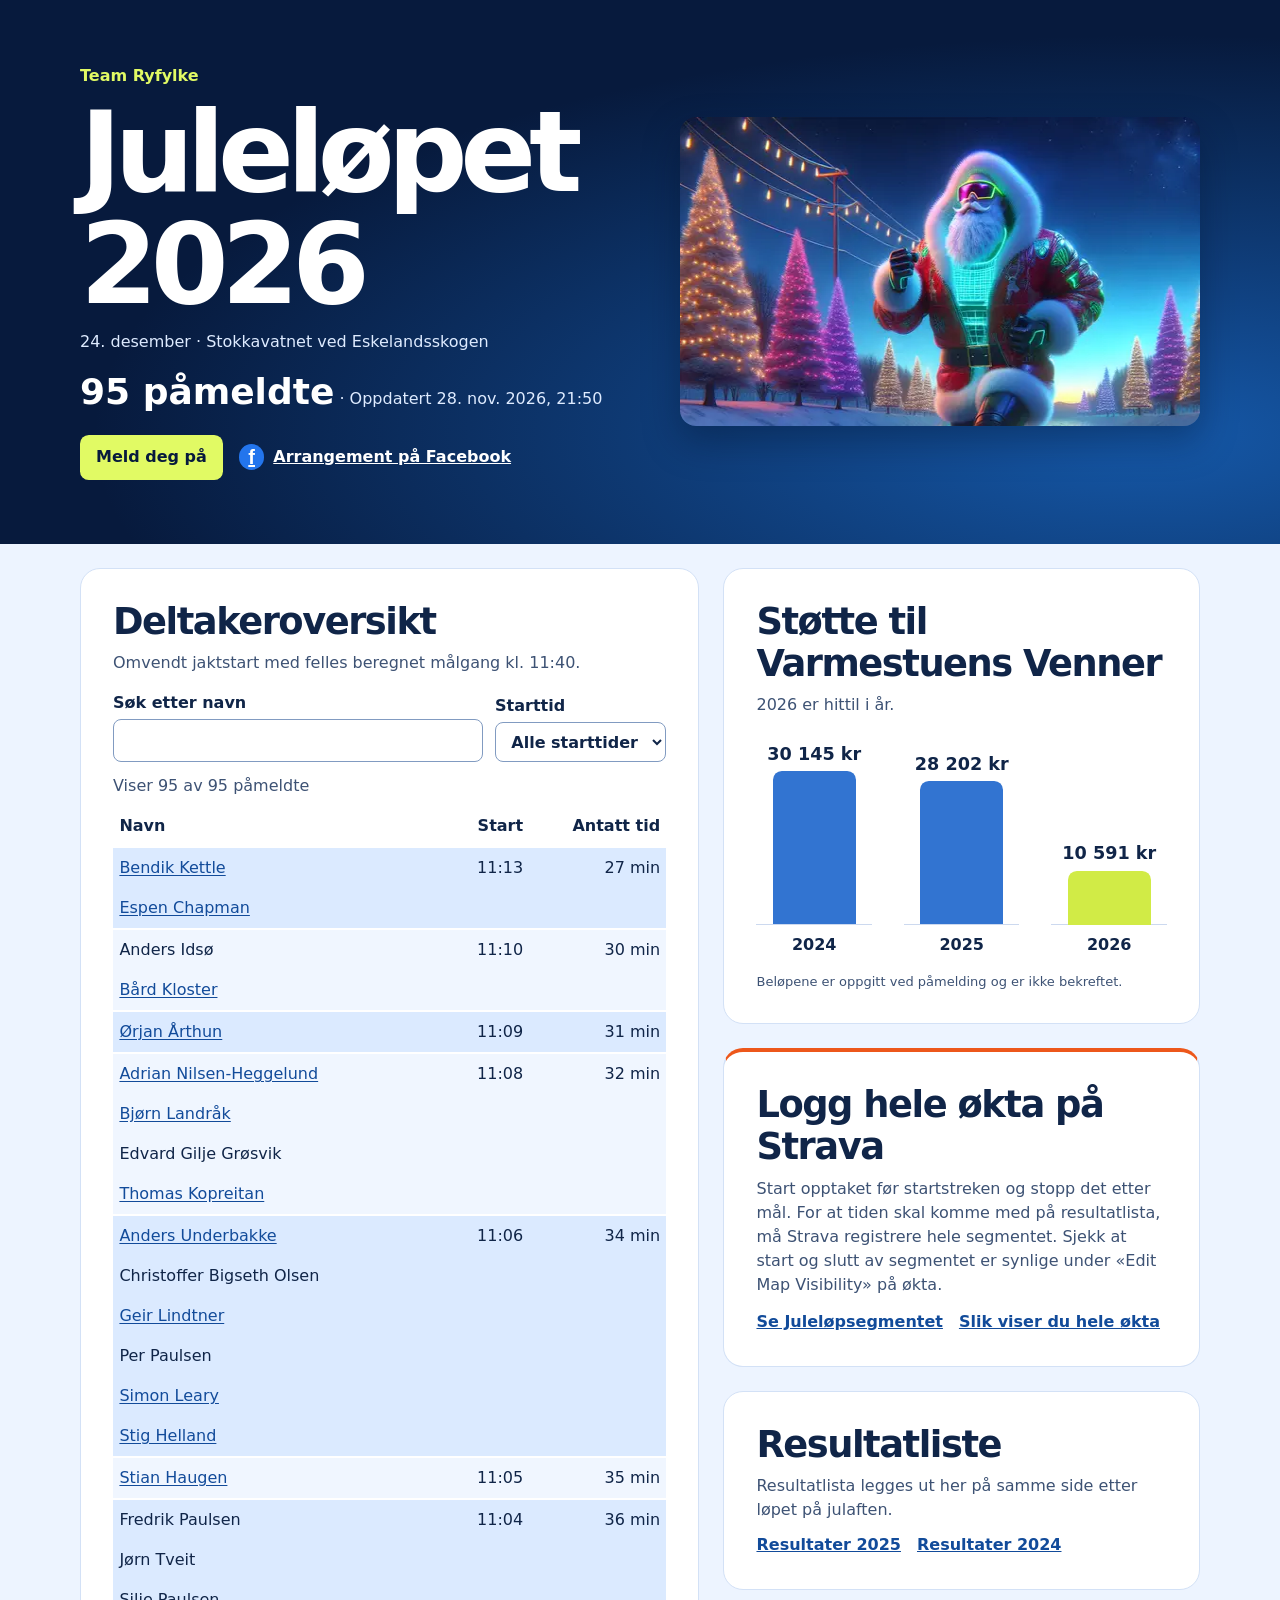
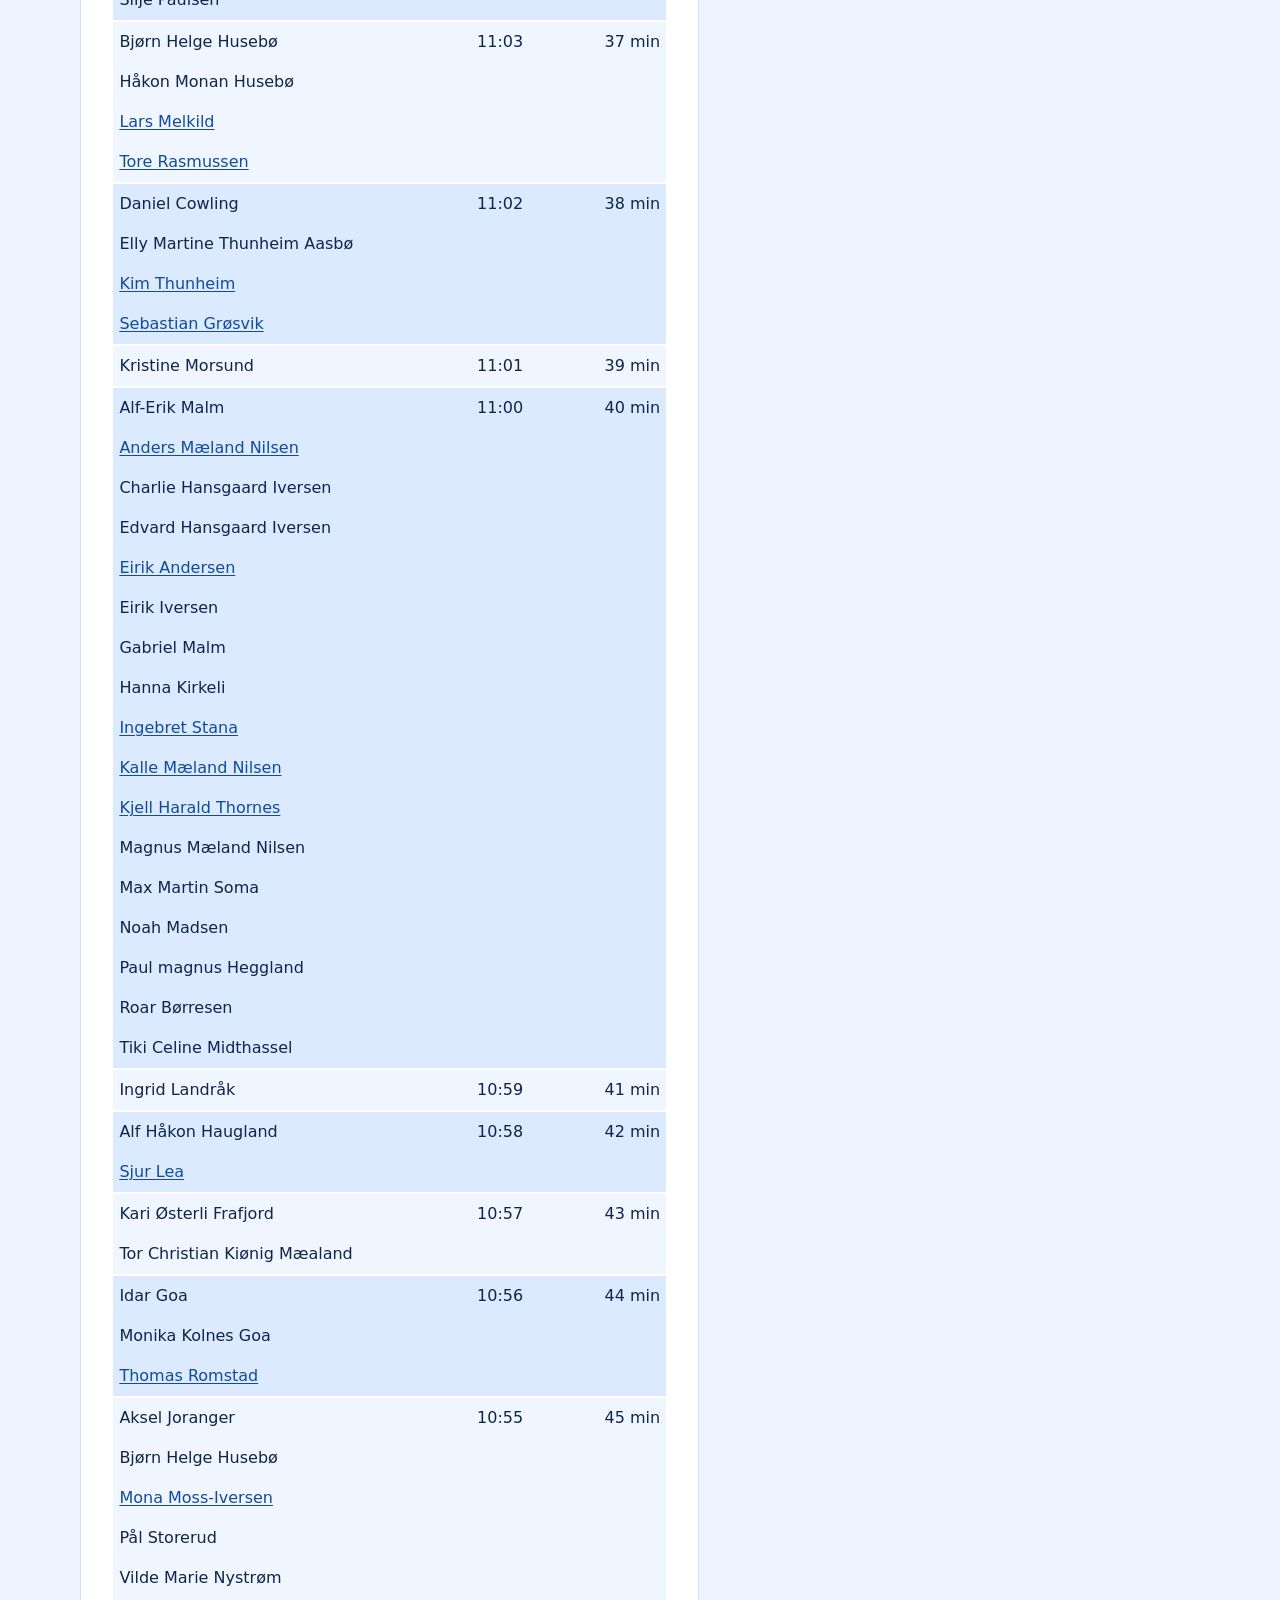
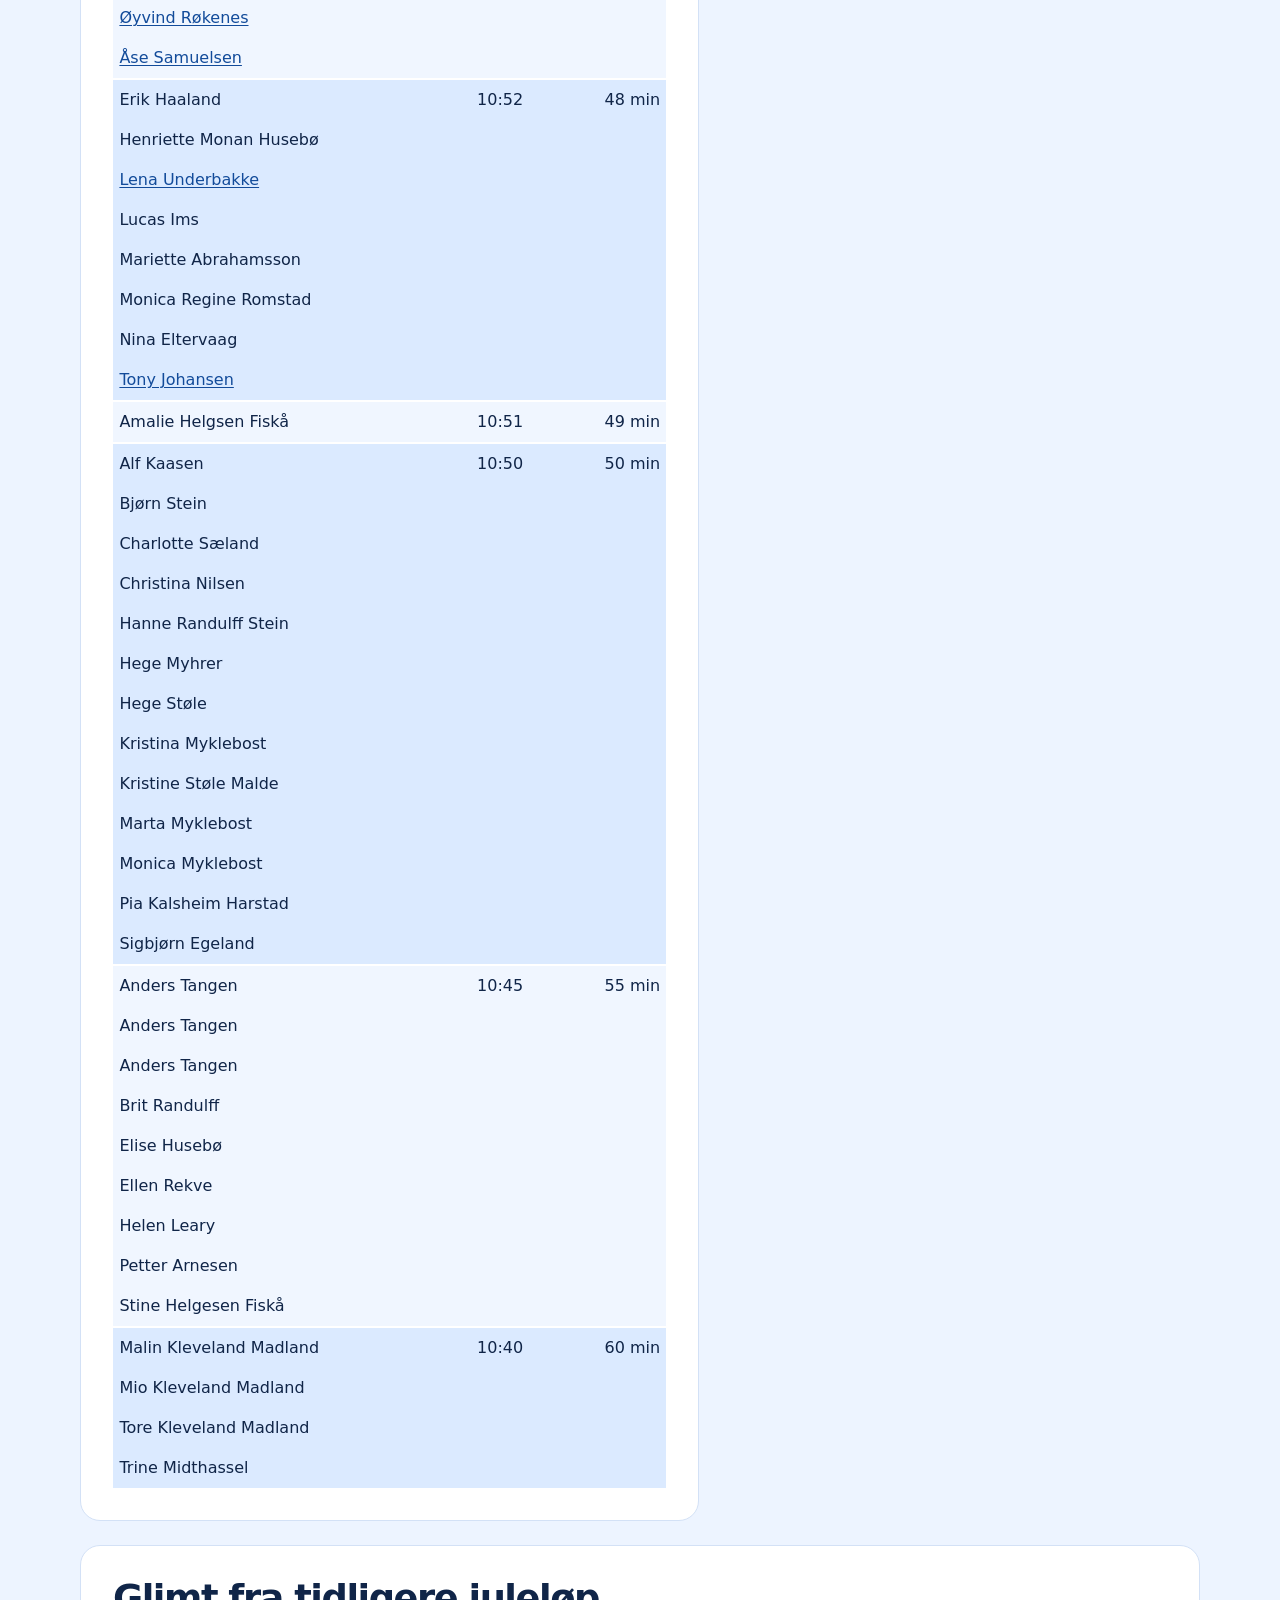
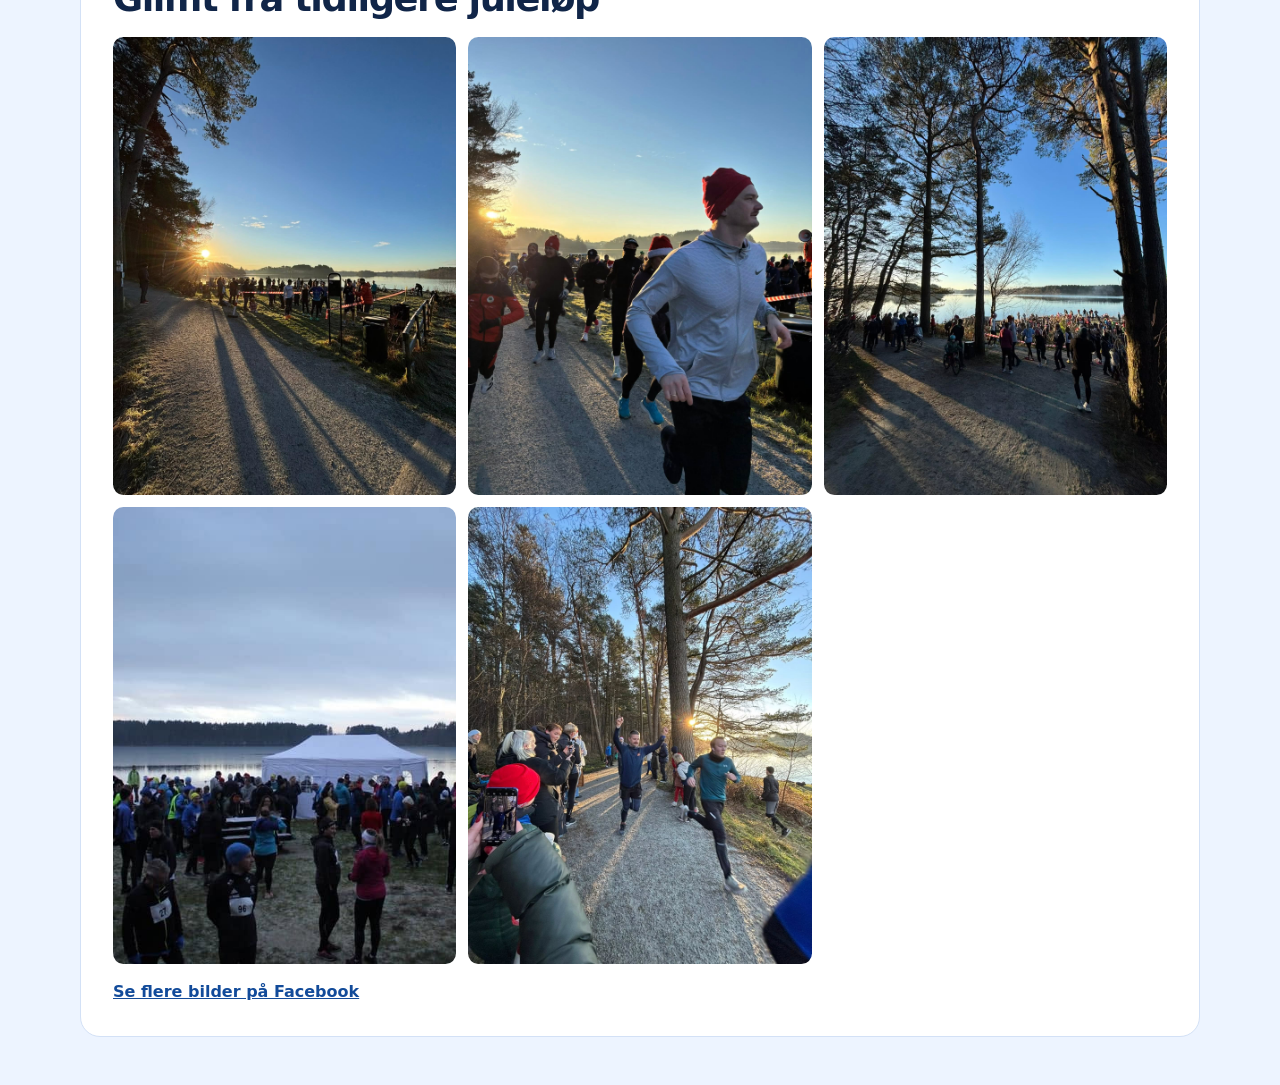
<file: index.html>
<!doctype html>
<html lang="nb">
<head>
  <meta charset="utf-8">
  <meta name="viewport" content="width=device-width, initial-scale=1">
  <meta name="theme-color" content="#071a3d">
  <title>Juleløpet 2026 – Deltakeroversikt</title>
  <meta property="og:type" content="website">
  <meta property="og:locale" content="nb_NO">
  <meta property="og:title" content="Juleløpet 2026">
  <meta property="og:description" content="Se deltakerlista og starttidene for Juleløpet rundt Stokkavatnet på julaften.">
  <meta property="og:url" content="https://team-ryfylke.github.io/julelopet/">
  <meta property="og:image" content="https://team-ryfylke.github.io/julelopet/images/Santa-share.jpg">
  <meta property="og:image:type" content="image/jpeg">
  <meta property="og:image:width" content="1200">
  <meta property="og:image:height" content="674">
  <meta property="og:image:alt" content="Julenissen løper forbi opplyste juletrær">
  <meta name="twitter:card" content="summary_large_image">
  <script type="text/javascript">
  window.heapReadyCb=window.heapReadyCb||[],window.heap=window.heap||[],heap.load=function(e,t){window.heap.envId=e,window.heap.clientConfig=t=t||{},window.heap.clientConfig.shouldFetchServerConfig=!1;var a=document.createElement("script");a.type="text/javascript",a.async=!0,a.src="https://cdn.us.heap-api.com/config/"+e+"/heap_config.js";var r=document.getElementsByTagName("script")[0];r.parentNode.insertBefore(a,r);var n=["init","startTracking","stopTracking","track","resetIdentity","identify","getSessionId","getUserId","getIdentity","addUserProperties","addEventProperties","removeEventProperty","clearEventProperties","addAccountProperties","addAdapter","addTransformer","addTransformerFn","onReady","addPageviewProperties","removePageviewProperty","clearPageviewProperties","trackPageview"],i=function(e){return function(){var t=Array.prototype.slice.call(arguments,0);window.heapReadyCb.push({name:e,fn:function(){heap[e]&&heap[e].apply(heap,t)}})}};for(var p=0;p<n.length;p++)heap[n[p]]=i(n[p])};
  heap.load("1537318957");
</script>
  <style>
    * { box-sizing: border-box; }
    body { margin: 0; color: #102548; background: #edf4ff; font: 1rem/1.5 system-ui, sans-serif; }
    header { background: radial-gradient(ellipse at 90% 80%, #1558a8, transparent 65%), #071a3d; color: #fff; }
    .wrap { width: min(70rem, 100% - 2rem); margin: auto; }
    .hero { display: grid; grid-template-columns: 1fr; align-items: center; gap: 1.75rem; padding: clamp(2rem, 6vw, 4rem) 0; }
    .hero img { display: block; width: 100%; border-radius: 1rem; box-shadow: 0 16px 36px #030d2459; }
    h1, h2, p { margin: 0; }
    h1 { font-size: clamp(3rem, 9vw, 7rem); letter-spacing: -.065em; line-height: 1; }
    h2 { font-size: clamp(1.65rem, 4vw, 2.3rem); letter-spacing: -.04em; line-height: 1.15; }
    .eyebrow { color: #e1fa64; margin-bottom: .5rem; font-weight: 800; }
    .meta { margin-top: .65rem; color: #deebff; }
    .participant-total { color: #fff; font-size: clamp(1.5rem, 4vw, 2.25rem); font-weight: 800; }
    .hero-actions { display: flex; flex-wrap: wrap; align-items: center; gap: .75rem 1rem; margin-top: 1rem; }
    .signup { display: inline-block; padding: .65rem 1rem; border-radius: .55rem; background: #e1fa64; color: #071a3d; font-weight: 800; text-decoration: none; }
    .signup:hover { background: #f0ff9b; }
    .hero-actions .social { margin-top: 0; }
    .social { display: inline-flex; align-items: center; gap: .55rem; margin-top: 1rem; color: white; font-weight: 700; }
    .facebook-icon { display: grid; place-items: center; width: 1.6rem; height: 1.6rem; border-radius: 50%; background: #2375ed; font: 800 1.25rem Arial, sans-serif; }
    main { padding: 1.5rem 0 3rem; display: grid; gap: 1.5rem; }
    section { background: #fff; border: 1px solid #d3e1f6; border-radius: 1.25rem; padding: clamp(1rem, 4vw, 2rem); min-width: 0; }
    aside { display: grid; gap: 1.5rem; min-width: 0; }
    .note { color: #3d5274; margin-top: .5rem; }
    .chart-note { color: #3d5274; font-size: .8125rem; margin-top: .9rem; }
    .strava { border-top: .3rem solid #ed571b; }
    .strava a { color: #124b9a; font-weight: 700; }
    .strava-links { display: flex; flex-wrap: wrap; gap: .5rem 1rem; margin-top: .8rem; }
    .chart { display: grid; grid-template-columns: repeat(3, minmax(0, 1fr)); gap: clamp(.4rem, 3vw, 2rem); margin-top: 1rem; }
    .column { display: grid; grid-template-rows: 12rem auto; text-align: center; }
    .plot { display: flex; flex-direction: column; justify-content: end; border-bottom: 1px solid #ccd9ef; }
    .amount { font-weight: 750; font-size: clamp(.8rem, 3vw, 1.1rem); white-space: nowrap; margin-bottom: .25rem; }
    .bar { height: var(--height); width: 72%; margin: 0 auto; border-radius: .55rem .55rem 0 0; background: #3274d1; }
    .current .bar { background: #d1eb46; animation: grow 950ms cubic-bezier(.2,.7,.3,1) both; transform-origin: bottom; }
    @keyframes grow { from { transform: scaleY(0); } }
    @media (prefers-reduced-motion: reduce) { .current .bar { animation: none; } }
    .year { padding-top: .5rem; font-weight: 700; }
    .controls { display: flex; flex-wrap: wrap; align-items: end; gap: .75rem; margin: 1rem 0 .75rem; }
    label { display: grid; gap: .25rem; font-weight: 650; }
    label:first-child { flex: 1 1 13rem; }
    input, select { font: inherit; padding: .55rem .7rem; color: inherit; background: #fff; border: 1px solid #819bc1; border-radius: .5rem; width: 100%; }
    :focus-visible { outline: 3px solid #3284ef; outline-offset: 3px; }
    table { width: 100%; border-collapse: collapse; margin-top: .5rem; text-align: left; }
    th, td { padding: .5rem .4rem; }
    .time { text-align: right; white-space: nowrap; font-variant-numeric: tabular-nums; }
    .sr-only { position: absolute; width: 1px; height: 1px; overflow: hidden; clip-path: inset(50%); white-space: nowrap; }
    .group-first td { border-top: 2px solid white; }
    td { background: var(--group-color); }
    @media (max-width: 25rem) { th, td { padding-inline: .25rem; } .time { font-size: .82rem; } }
    @media (min-width: 48rem) { .hero { grid-template-columns: 1.1fr 1fr; } }
    @media (min-width: 58rem) { main.wrap { grid-template-columns: 1.3fr 1fr; align-items: start; } }
    .race-gallery { grid-column: 1 / -1; }
    .race-gallery-grid { display: grid; grid-template-columns: repeat(3, minmax(0, 1fr)); gap: .75rem; margin: 1rem 0; }
    .race-gallery-grid img { display: block; width: 100%; aspect-ratio: 3 / 4; object-fit: cover; border-radius: .65rem; }
    .race-gallery a { color: #124b9a; font-weight: 700; }
    @media (max-width: 32rem) { .race-gallery-grid { grid-template-columns: 1fr; } }
  </style>
  <link rel="stylesheet" href="results.css">
  <script src="results-data.js" defer></script>
  <script src="results.js" defer></script>
  <script src="data.js" defer></script>
  <script src="report.js" defer></script>
</head>
<body>
  <header>
    <div class="wrap hero">
      <div>
        <p class="eyebrow">Team Ryfylke</p>
        <h1>Juleløpet 2026</h1>
        <p class="meta">24. desember · Stokkavatnet ved Eskelandsskogen</p>
        <p class="meta" id="summary"></p>
        <div class="hero-actions">
          <a class="signup" href="https://teamryfylke.hoopla.no/event/julelopet2026" target="_blank" rel="noopener">Meld deg på</a>
          <a class="social" href="https://www.facebook.com/events/994486583728890" target="_blank" rel="noopener"><span class="facebook-icon" aria-hidden="true">f</span> Arrangement på Facebook</a>
        </div>
      </div>
      <img src="images/Santa.webp" width="550" height="309" alt="Julenissen løper forbi opplyste juletrær">
    </div>
  </header>
  <main class="wrap">
    <section aria-labelledby="participants-title">
      <h2 id="participants-title">Deltakeroversikt</h2>
      <p class="note">Omvendt jaktstart med felles beregnet målgang kl. 11:40.</p>
      <div class="controls">
        <label>Søk etter navn <input id="search" type="search" autocomplete="off"></label>
        <label>Starttid <select id="start"><option value="">Alle starttider</option></select></label>
      </div>
      <p id="count" class="note" role="status"></p>
      <table>
        <thead><tr><th scope="col">Navn</th><th class="time" scope="col">Start</th><th class="time" scope="col">Antatt tid</th></tr></thead>
        <tbody id="participants"></tbody>
      </table>
    </section>
    <aside>
      <section aria-labelledby="donations-title">
        <h2 id="donations-title">Støtte til Varmestuens Venner</h2>
        <p class="note">2026 er hittil i år.</p>
        <div class="chart" id="donations"></div>
        <p class="chart-note">Beløpene er oppgitt ved påmelding og er ikke bekreftet.</p>
      </section>
      <section class="strava" aria-labelledby="strava-title">
        <h2 id="strava-title">Logg hele økta på Strava</h2>
        <p class="note">Start opptaket før startstreken og stopp det etter mål. For at tiden skal komme med på resultatlista, må Strava registrere hele segmentet. Sjekk at start og slutt av segmentet er synlige under «Edit Map Visibility» på økta.</p>
        <div class="strava-links">
          <a href="https://www.strava.com/segments/19536428" target="_blank" rel="noopener">Se Juleløpsegmentet</a>
          <a href="https://support.strava.com/en-us/articles/15402012-how-do-i-edit-my-map-visibility-on-strava" target="_blank" rel="noopener">Slik viser du hele økta</a>
        </div>
      </section>
      <section aria-labelledby="results-title">
        <h2 id="results-title">Resultatliste</h2>
        <p class="note">Resultatlista legges ut her på samme side etter løpet på julaften.</p>
        <nav class="results-archive" aria-label="Tidligere resultatlister">
          <a href="resultat-2025.html" target="_blank" rel="noopener">Resultater 2025</a>
          <a href="resultat-2024.html" target="_blank" rel="noopener">Resultater 2024</a>
        </nav>
      </section>
    </aside>
    <noscript>Slå på JavaScript for å vise deltakerlisten og støtten.</noscript>
    <section class="race-gallery" aria-labelledby="race-gallery-title">
      <h2 id="race-gallery-title">Glimt fra tidligere juleløp</h2>
      <div class="race-gallery-grid">
        <img src="images/julelopet-morgensol.jpg" alt="Lav vintersol over løypa og deltakerne ved vannet" loading="lazy" decoding="async">
        <img src="images/julelopet-lopere.jpg" alt="Løpere i nisseluer langs Stokkavatnet" loading="lazy" decoding="async">
        <img src="images/julelopet-stokkavatnet.jpg" alt="Deltakere samlet mellom trærne ved Stokkavatnet" loading="lazy" decoding="async">
        <img src="images/49259650_731514367220572_8505196948834222080_n.jpg" alt="Deltakere samlet ved vannet før løpet" loading="lazy" decoding="async">
        <img src="images/877716776_1832102471430753_1789983253031508587_n.jpg" alt="Løpere på grusveien langs vannet" loading="lazy" decoding="async">
        <img src="images/889936148_1834943214480012_5994592300404923959_n.jpg" alt="Gruppebilde av løpere og arrangører ved startområdet" loading="lazy" decoding="async">
      </div>
      <a href="https://www.facebook.com/julelopet/photos" target="_blank" rel="noopener">Se flere bilder på Facebook</a>
    </section>
  </main>
</body>
</html>
</file>
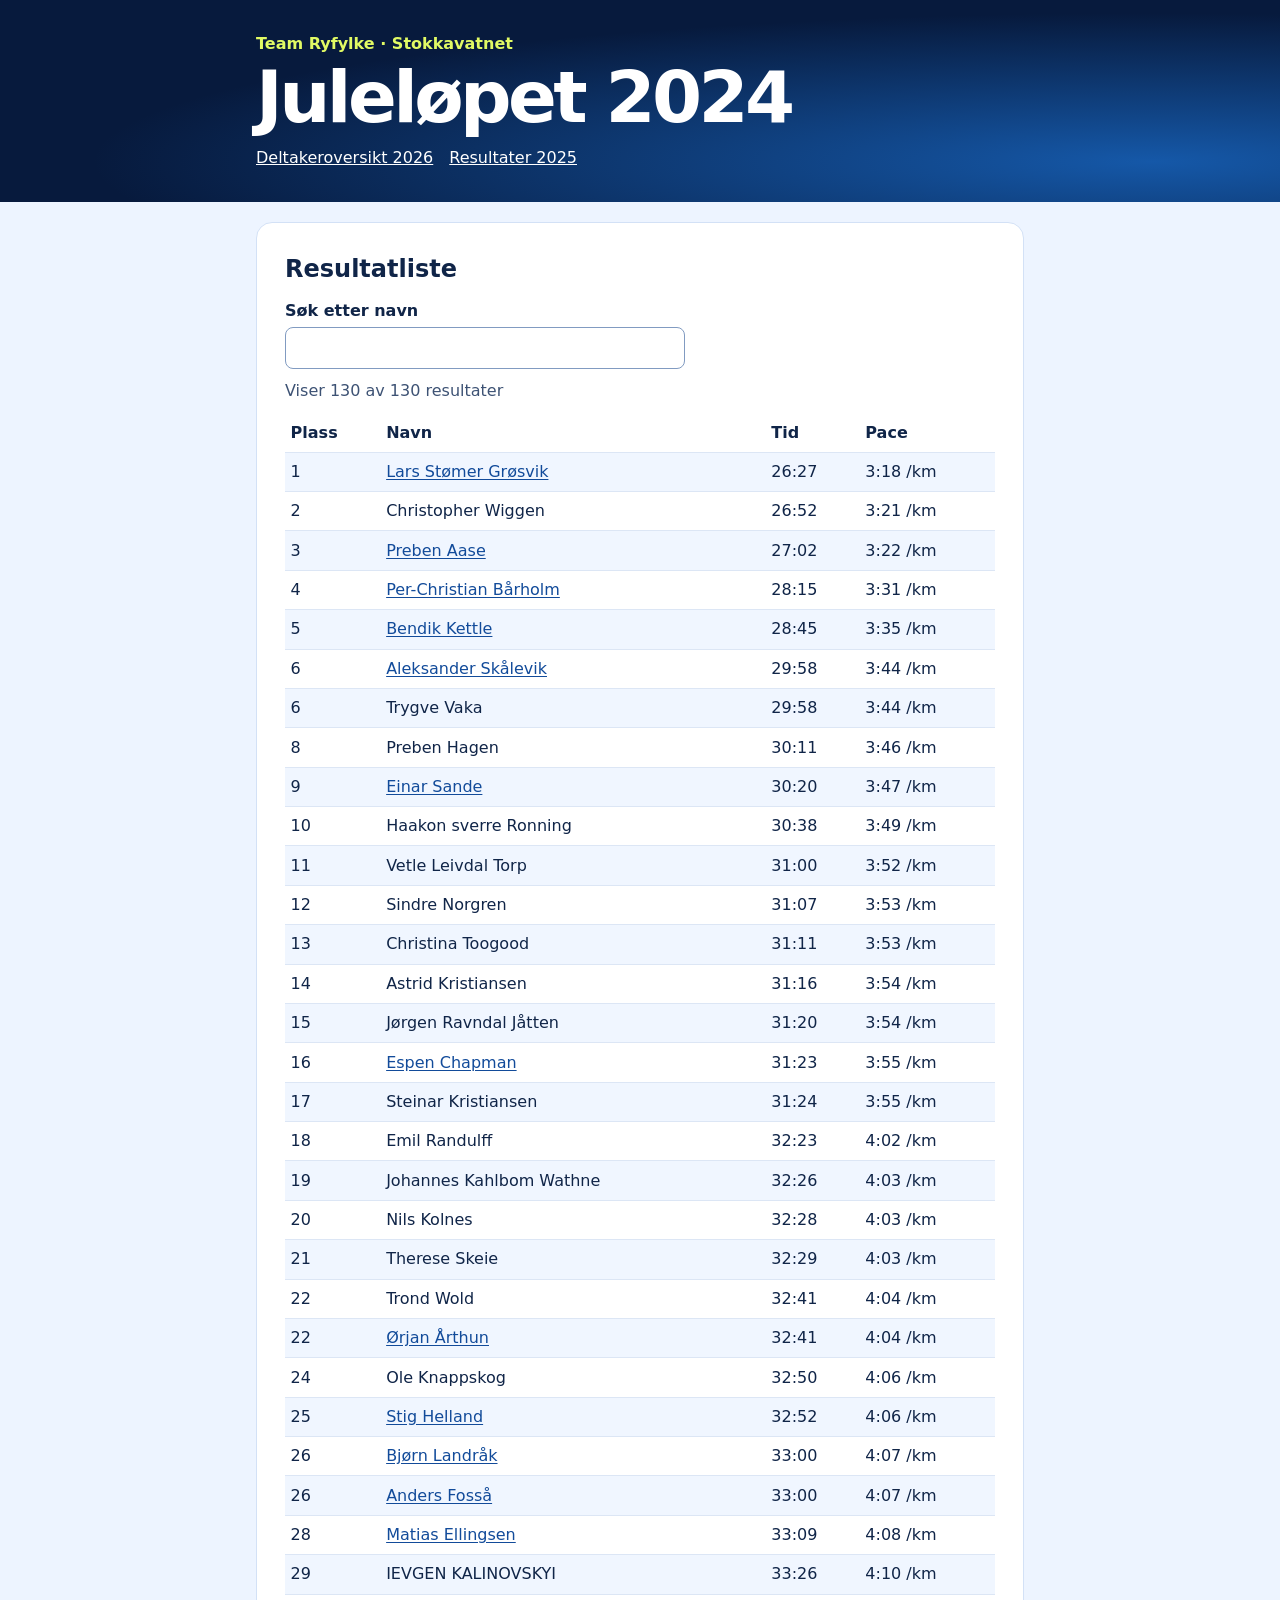
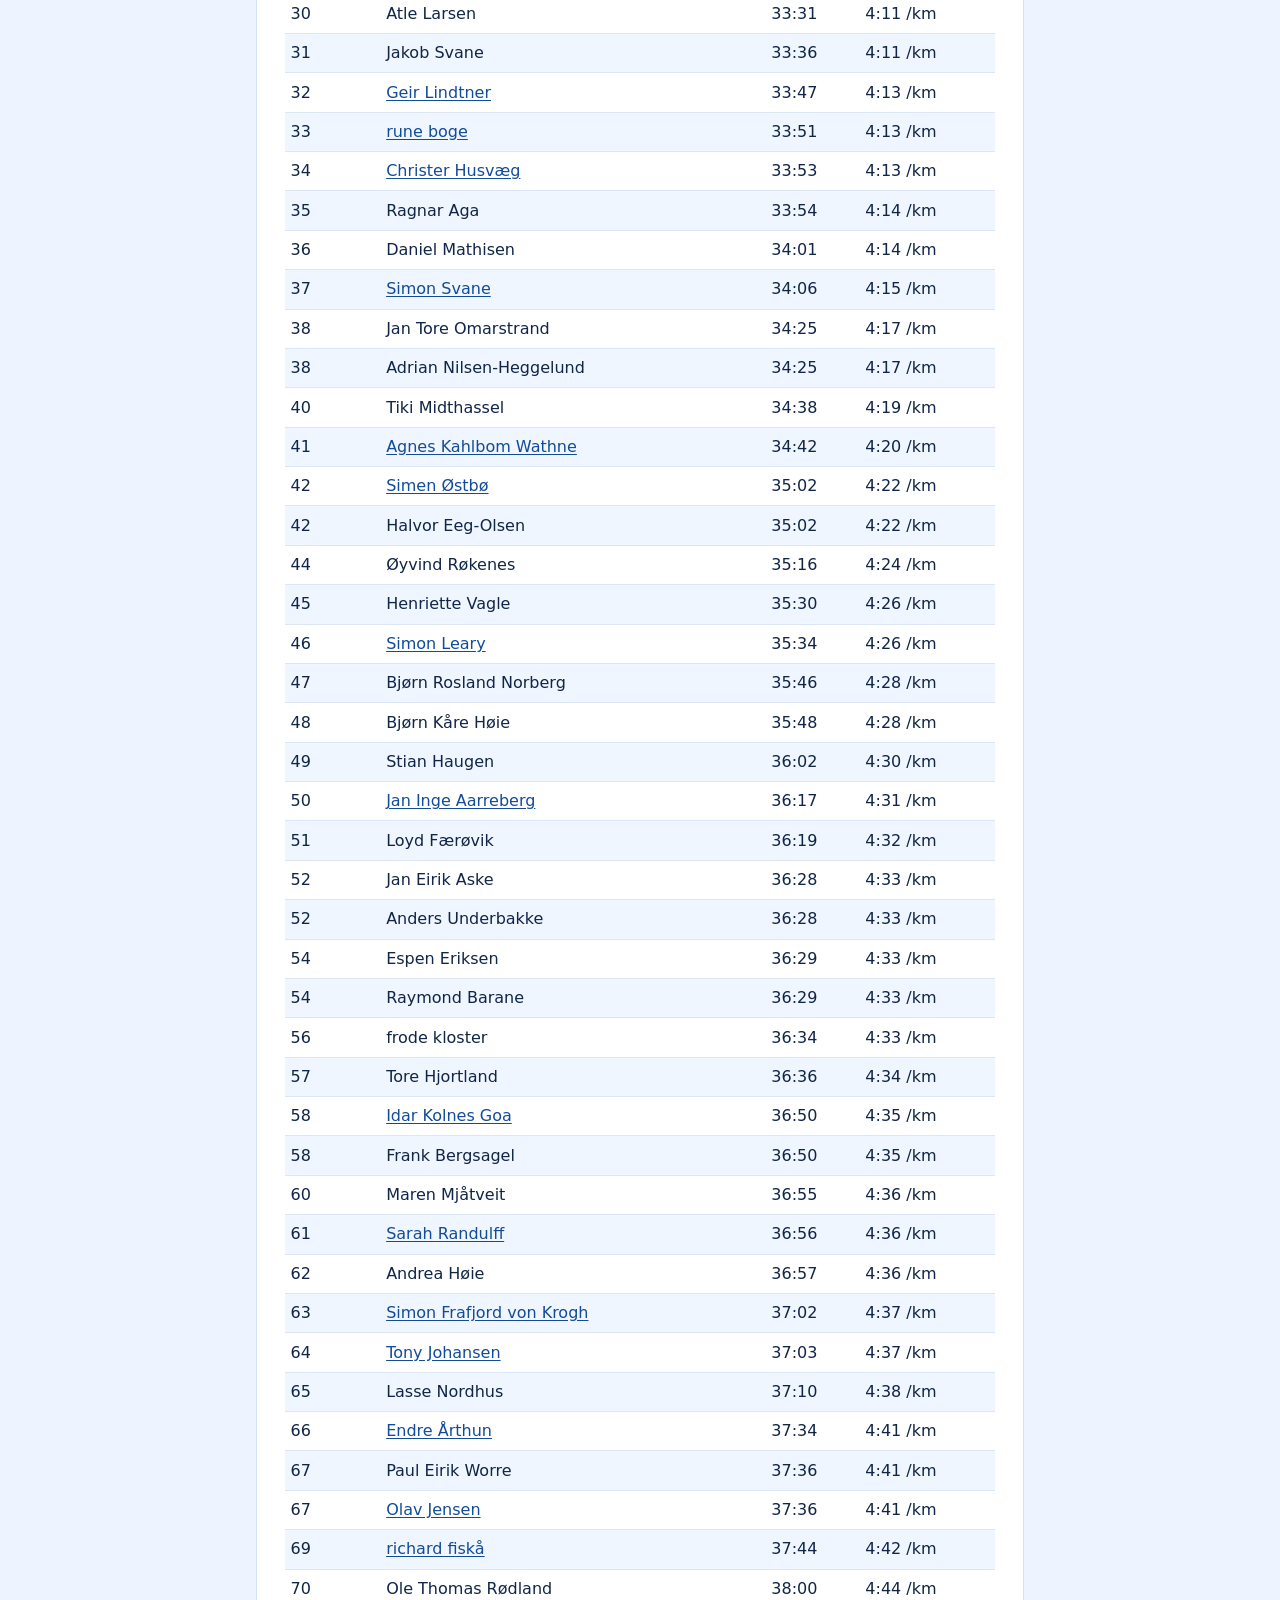
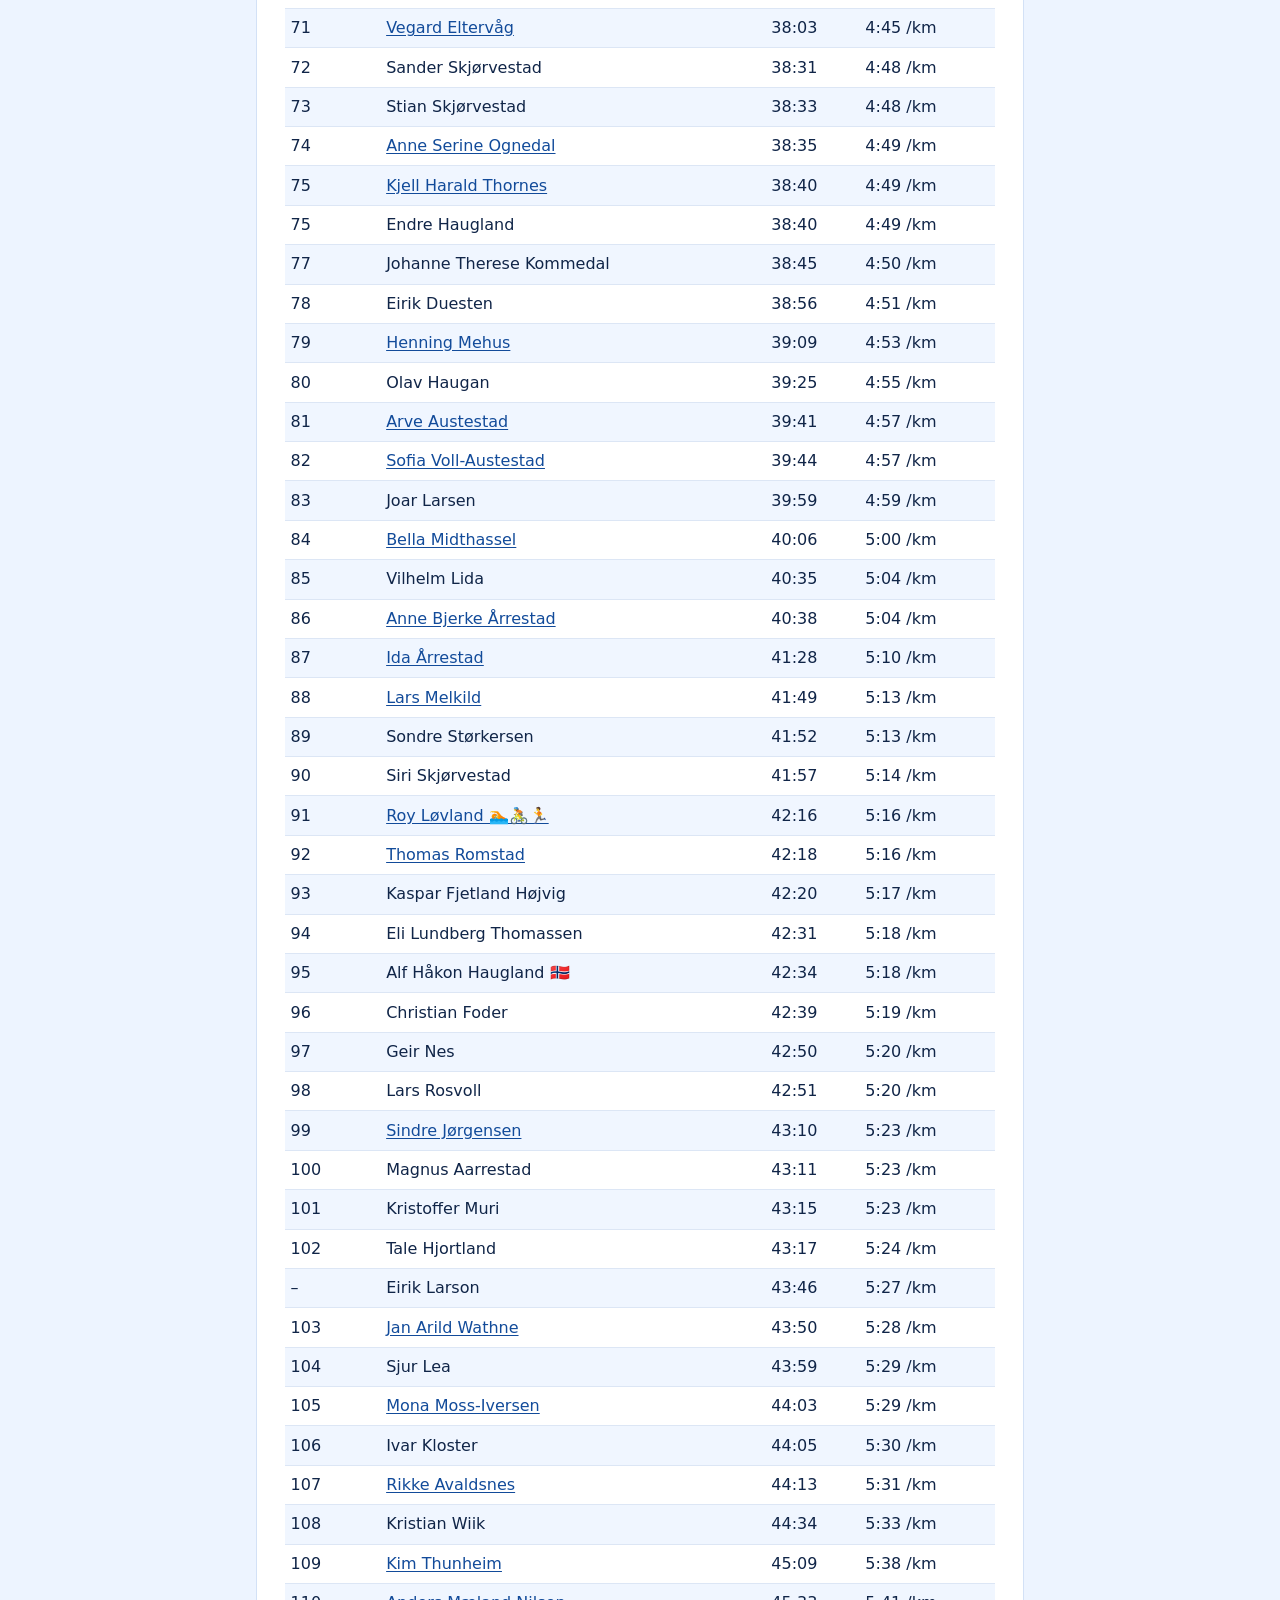
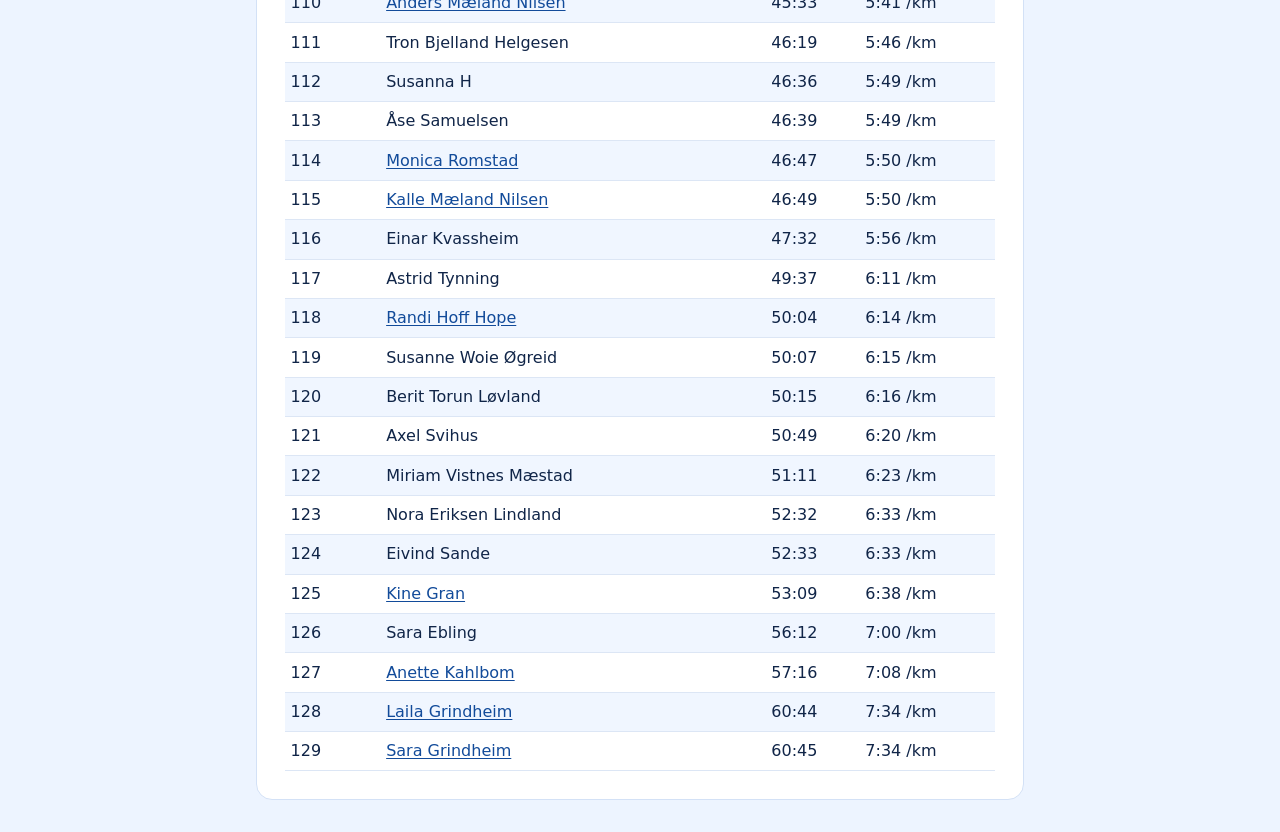
<file: resultat-2024.html>
<!doctype html>
<html lang="nb">
<head>
  <meta charset="utf-8">
  <meta name="viewport" content="width=device-width, initial-scale=1">
  <meta name="theme-color" content="#071a3d">
  <title>Resultater 2024 – Juleløpet</title>
  <link rel="stylesheet" href="results.css">
  <script src="results-data.js" defer></script>
  <script src="results.js" defer></script>
</head>
<body class="results-page">
  <header class="results-header">
    <div class="results-wrap">
      <p>Team Ryfylke · Stokkavatnet</p>
      <h1>Juleløpet 2024</h1>
      <nav aria-label="Juleløpet">
        <a href="index.html">Deltakeroversikt 2026</a>
        <a href="resultat-2025.html">Resultater 2025</a>
      </nav>
    </div>
  </header>
  <main class="results-wrap">
    <section class="results-card" aria-labelledby="results-title">
      <h2 id="results-title">Resultatliste</h2>
      <label for="results-search">Søk etter navn</label>
      <input id="results-search" type="search" autocomplete="off">
      <p id="results-count" role="status"></p>
      <table class="results-table" data-results-year="2024">
        <thead><tr><th scope="col">Plass</th><th scope="col">Navn</th><th scope="col">Tid</th><th scope="col">Pace</th></tr></thead>
        <tbody></tbody>
      </table>
      <noscript>Slå på JavaScript for å vise resultatlista.</noscript>
    </section>
  </main>
</body>
</html>
</file>
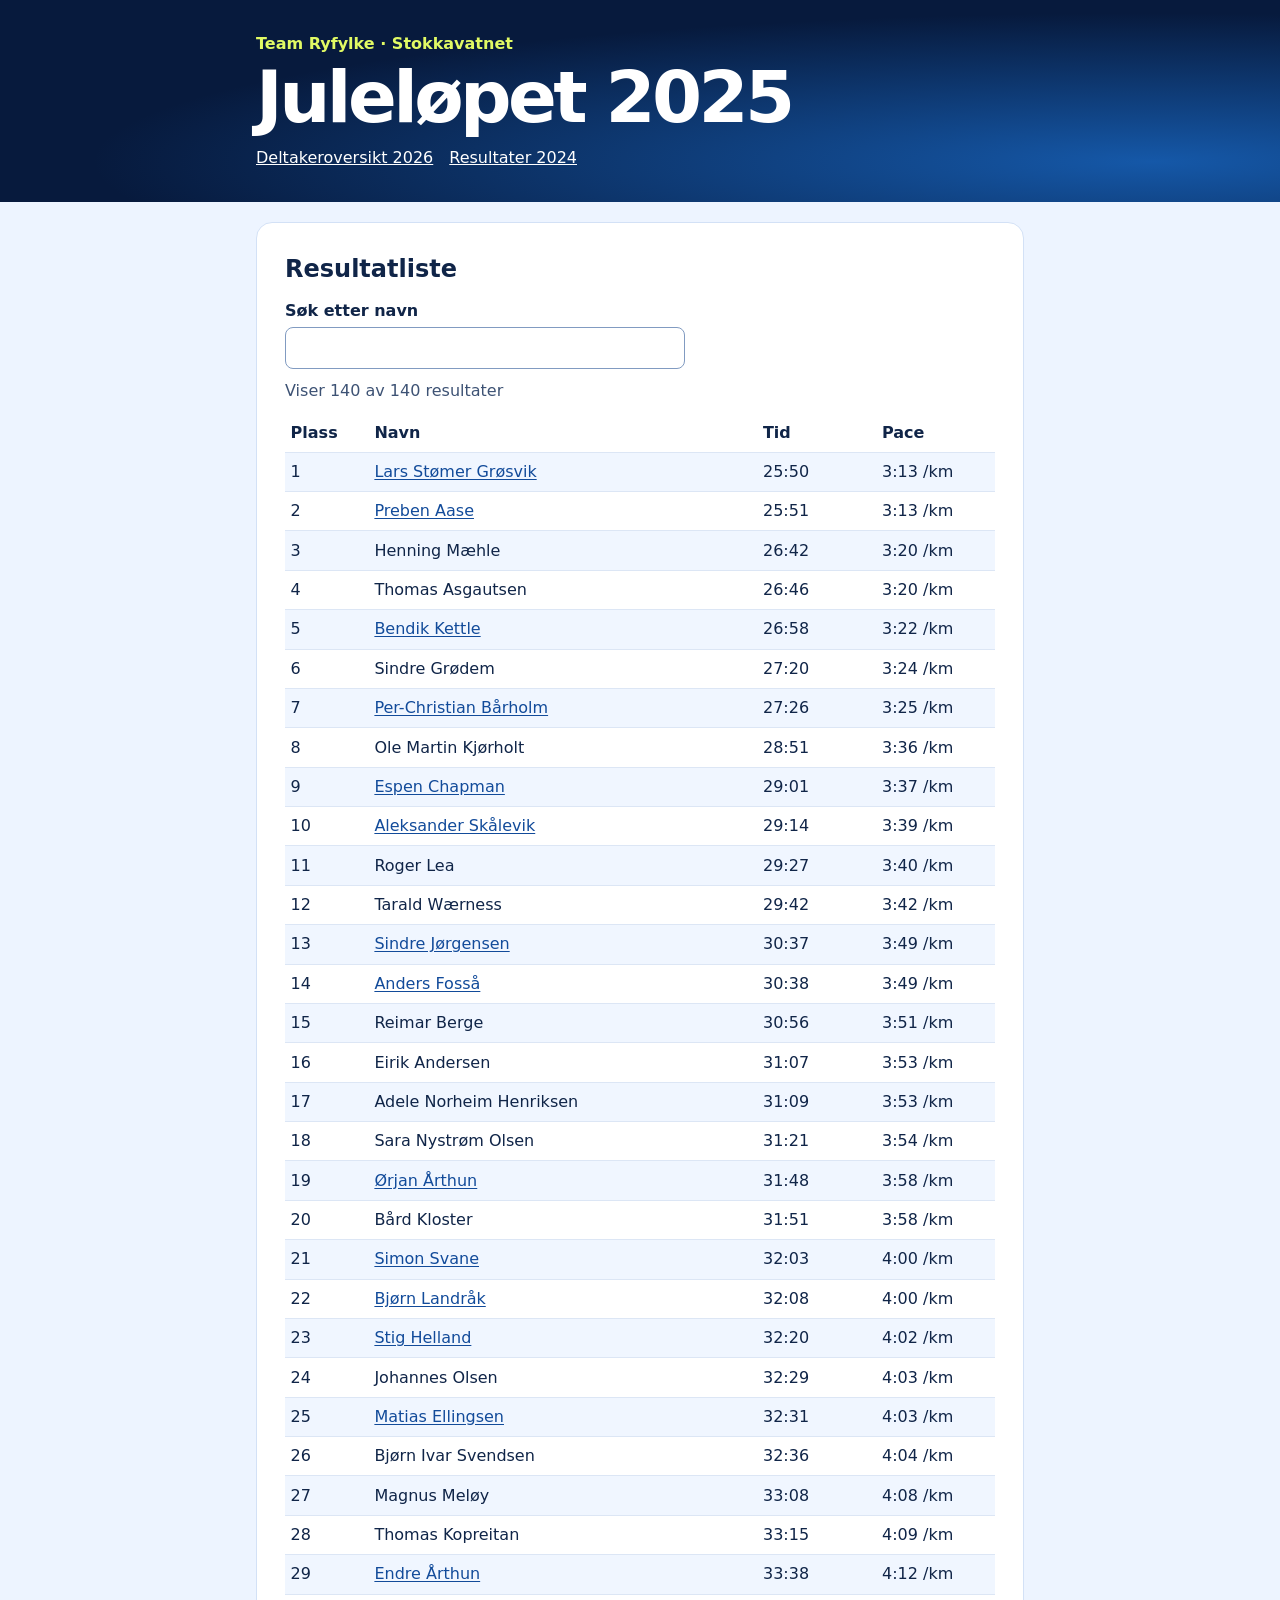
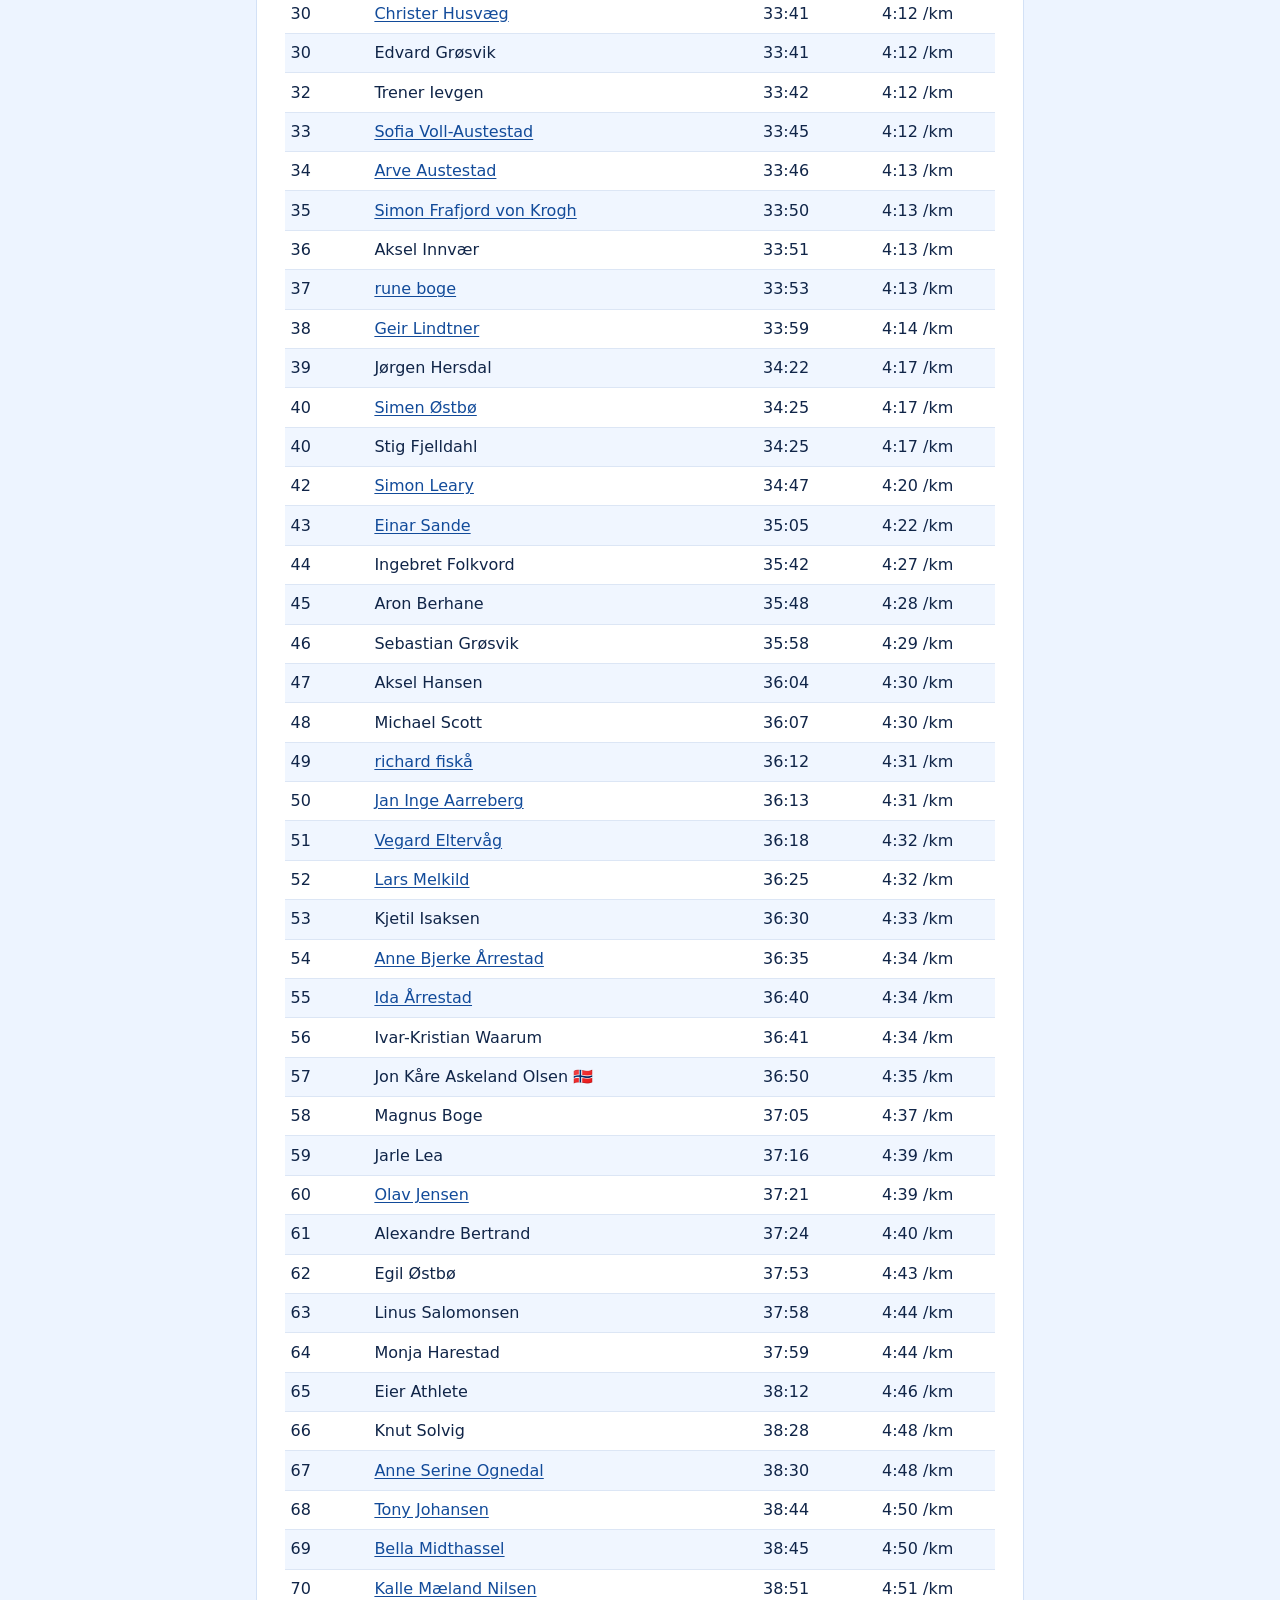
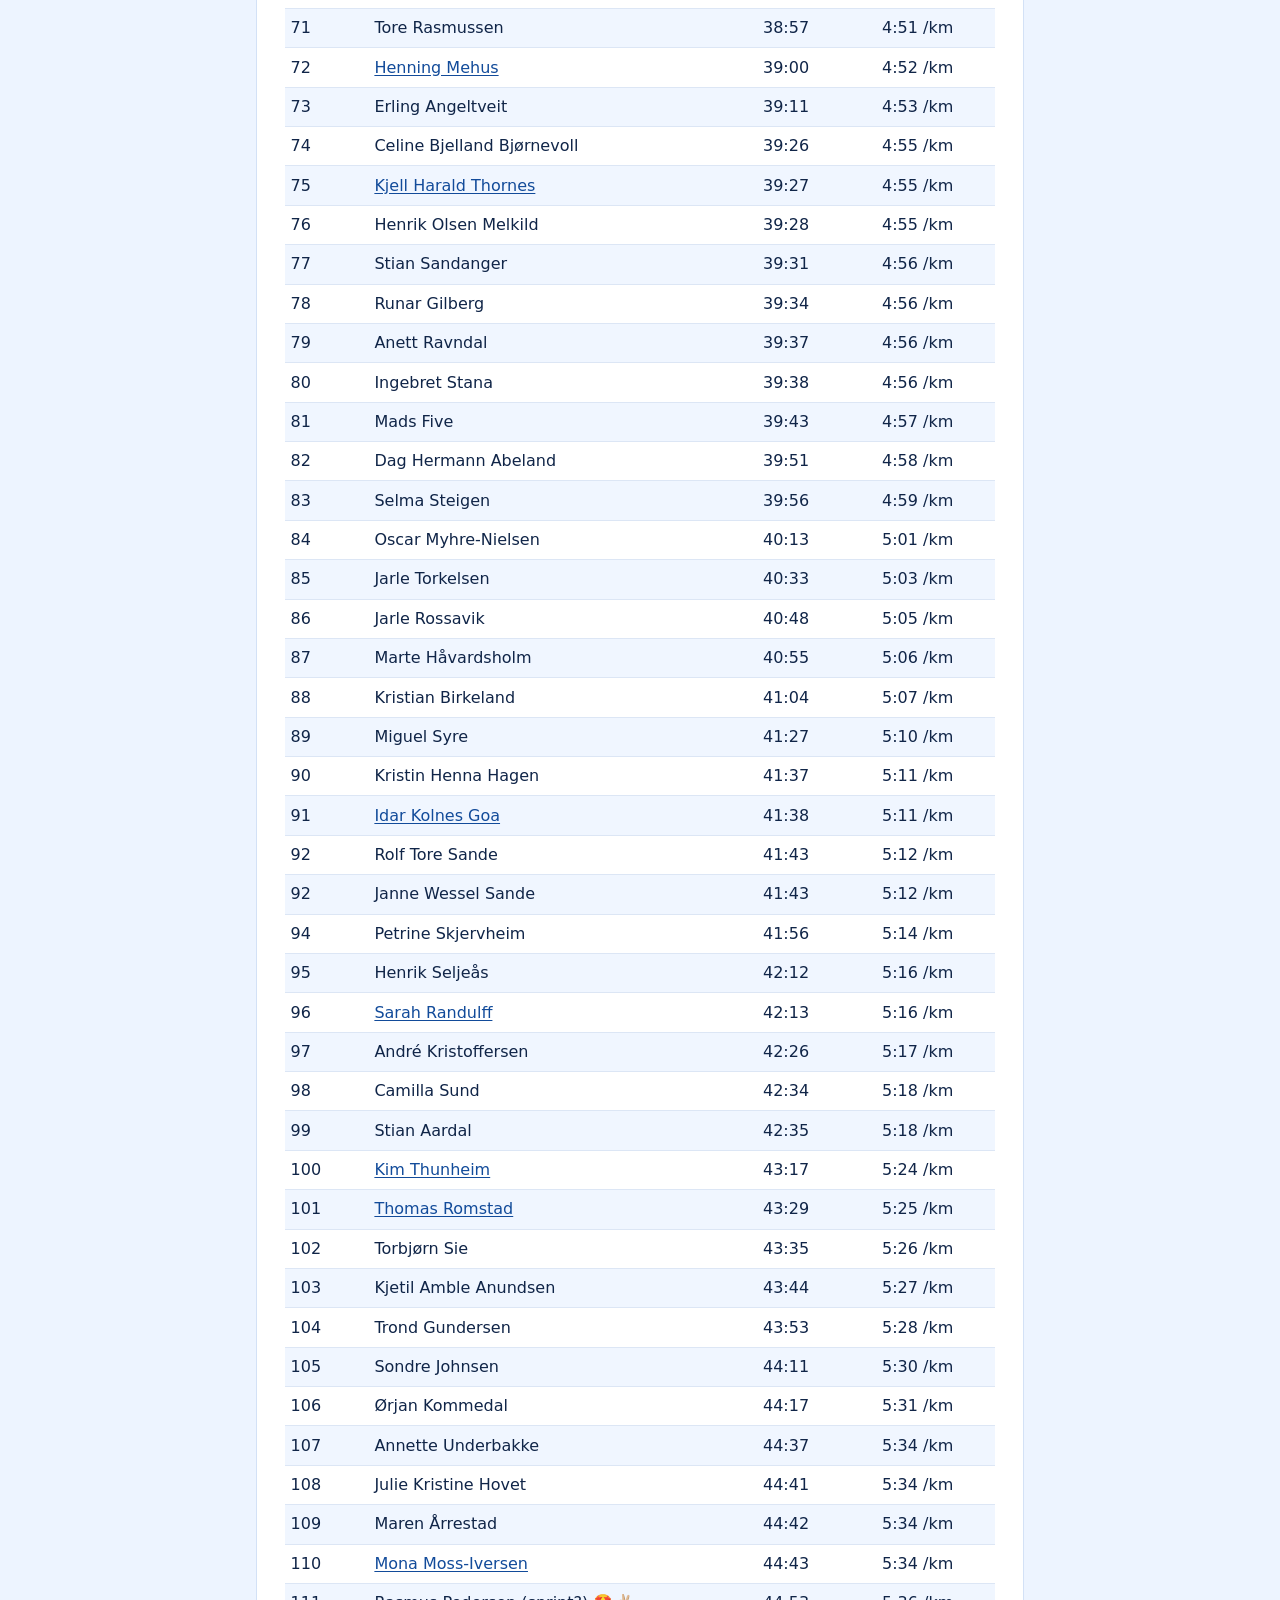
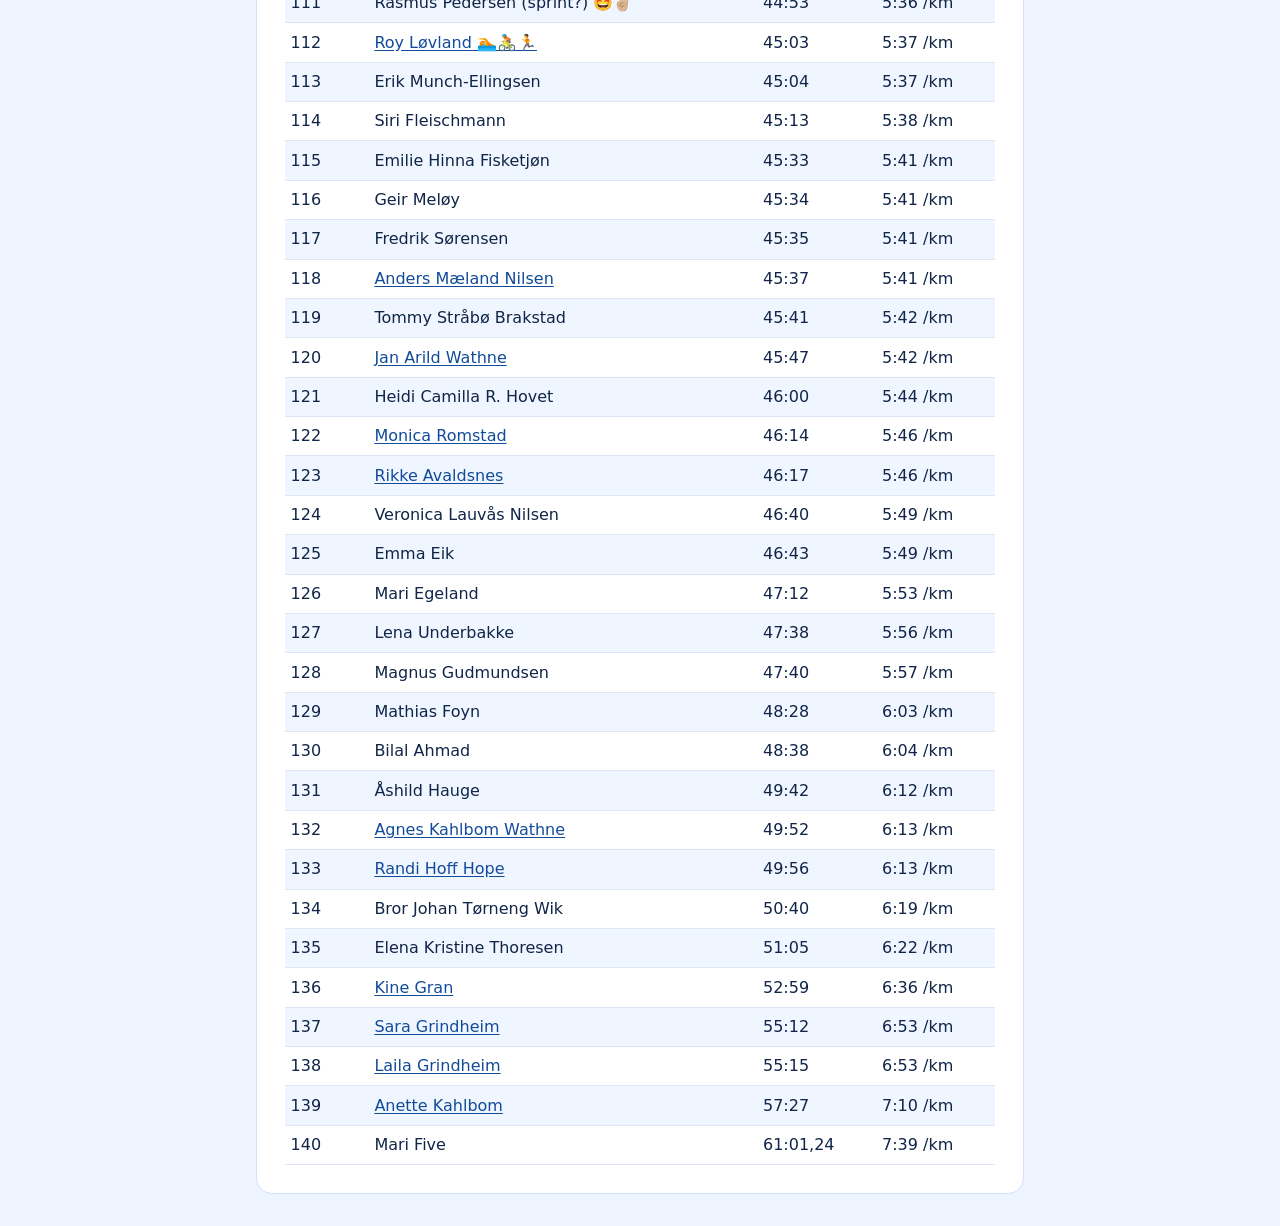
<file: resultat-2025.html>
<!doctype html>
<html lang="nb">
<head>
  <meta charset="utf-8">
  <meta name="viewport" content="width=device-width, initial-scale=1">
  <meta name="theme-color" content="#071a3d">
  <title>Resultater 2025 – Juleløpet</title>
  <link rel="stylesheet" href="results.css">
  <script src="results-data.js" defer></script>
  <script src="results.js" defer></script>
</head>
<body class="results-page">
  <header class="results-header">
    <div class="results-wrap">
      <p>Team Ryfylke · Stokkavatnet</p>
      <h1>Juleløpet 2025</h1>
      <nav aria-label="Juleløpet">
        <a href="index.html">Deltakeroversikt 2026</a>
        <a href="resultat-2024.html">Resultater 2024</a>
      </nav>
    </div>
  </header>
  <main class="results-wrap">
    <section class="results-card" aria-labelledby="results-title">
      <h2 id="results-title">Resultatliste</h2>
      <label for="results-search">Søk etter navn</label>
      <input id="results-search" type="search" autocomplete="off">
      <p id="results-count" role="status"></p>
      <table class="results-table" data-results-year="2025">
        <thead><tr><th scope="col">Plass</th><th scope="col">Navn</th><th scope="col">Tid</th><th scope="col">Pace</th></tr></thead>
        <tbody></tbody>
      </table>
      <noscript>Slå på JavaScript for å vise resultatlista.</noscript>
    </section>
  </main>
</body>
</html>
</file>
<file: results.css>
.result-name { border: 0; padding: 0; background: transparent; color: #124b9a; font: inherit; text-align: left; text-decoration: underline; text-underline-offset: .14em; cursor: pointer; }
.result-name:focus-visible, .result-dialog button:focus-visible { outline: 3px solid #3284ef; outline-offset: 3px; }
.result-dialog { width: min(31rem, 100% - 2rem); max-height: 85vh; padding: clamp(.85rem, 4vw, 1.5rem); color: #102548; background: white; border: 1px solid #d3e1f6; border-radius: 1rem; box-sizing: border-box; }
.result-dialog::backdrop { background: #071a3db3; }
.result-dialog form { text-align: right; margin: 0 0 .5rem; }
.result-dialog form button { color: #102548; background: #edf4ff; border: 1px solid #819bc1; border-radius: .5rem; padding: .35rem .7rem; font: inherit; cursor: pointer; }
.result-dialog h2 { font-size: 1.45rem; margin: 0 0 .75rem; }
.results-page { margin: 0; background: #edf4ff; color: #102548; font: 1rem/1.5 system-ui, sans-serif; }
.results-header { padding: 2rem 0; color: white; background: radial-gradient(ellipse at 90% 80%, #1558a8, transparent 65%), #071a3d; }
.results-header p { margin: 0; color: #e1fa64; font-weight: 700; }
.results-header h1 { margin: .15rem 0 .5rem; font-size: clamp(2.5rem, 8vw, 4.5rem); line-height: 1.1; letter-spacing: -.05em; }
.results-header nav, .results-archive { display: flex; flex-wrap: wrap; gap: .4rem 1rem; }
.results-header a { color: white; }
.results-archive { margin-top: .7rem; }
.results-archive a { color: #124b9a; font-weight: 700; }
.results-wrap { width: min(48rem, 100% - 2rem); margin: auto; }
.results-card { margin: 1.25rem 0 2rem; padding: clamp(.75rem, 4vw, 1.75rem); background: white; border: 1px solid #d3e1f6; border-radius: 1rem; }
.results-card h2 { margin: 0 0 .75rem; }
.results-card label { display: block; font-weight: 650; }
.results-card input { box-sizing: border-box; display: block; width: min(100%, 25rem); margin-top: .25rem; padding: .5rem .65rem; font: inherit; border: 1px solid #819bc1; border-radius: .5rem; }
#results-count { margin: .65rem 0; color: #3d5274; }
.results-table { width: 100%; border-collapse: collapse; }
.results-table th, .results-table td { padding: .45rem .35rem; text-align: left; border-bottom: 1px solid #dce6f5; }
.results-table tbody tr:nth-child(odd) td { background: #f0f6ff; }
.results-table th:first-child, .results-table td:first-child, .results-table th:nth-last-child(-n+2), .results-table td:nth-last-child(-n+2) { white-space: nowrap; font-variant-numeric: tabular-nums; }
@media (max-width: 25rem) { .results-table th, .results-table td { padding-inline: .22rem; font-size: .87rem; } }
</file>
